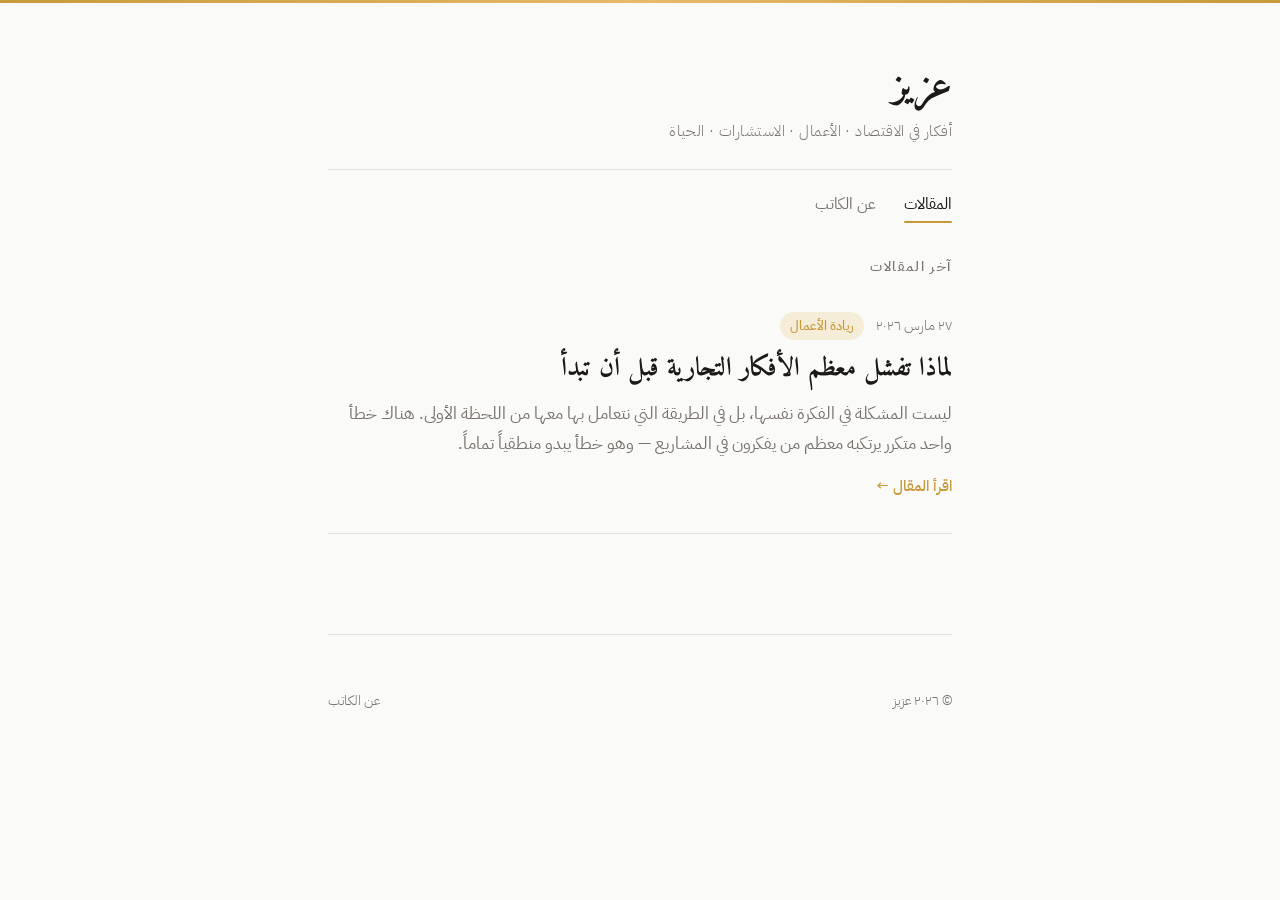
<file: index.html>
<!DOCTYPE html>
<html lang="ar" dir="rtl">
<head>
  <meta charset="UTF-8" />
  <meta name="viewport" content="width=device-width, initial-scale=1.0" />
  <title>عزيز — أفكار في الاقتصاد والأعمال والحياة</title>
  <meta name="description" content="مدونة عزيز — كتابات في الاقتصاد، الأعمال، الاستشارات، وريادة الأعمال، والحياة." />
  <link rel="stylesheet" href="style.css" />
</head>
<body>

  <div class="container">

    <!-- Header -->
    <header>
      <div class="site-brand">
        <a href="index.html" class="site-name">عزيز</a>
        <span class="site-tagline">أفكار في الاقتصاد · الأعمال · الاستشارات · الحياة</span>
      </div>
      <nav>
        <a href="index.html" class="active">المقالات</a>
        <a href="about.html">عن الكاتب</a>
      </nav>
    </header>

    <!-- Main content -->
    <main>

      <p class="section-label">آخر المقالات</p>

      <ul class="posts-list">

        <li class="post-item">
          <div class="post-meta">
            <span>٢٧ مارس ٢٠٢٦</span>
            <span class="post-tag">ريادة الأعمال</span>
          </div>
          <div class="post-title">
            <a href="posts/why-ideas-fail.html">لماذا تفشل معظم الأفكار التجارية قبل أن تبدأ</a>
          </div>
          <p class="post-excerpt">
            ليست المشكلة في الفكرة نفسها، بل في الطريقة التي نتعامل بها معها من اللحظة الأولى.
            هناك خطأ واحد متكرر يرتكبه معظم من يفكرون في المشاريع — وهو خطأ يبدو منطقياً تماماً.
          </p>
          <a href="posts/why-ideas-fail.html" class="read-more">اقرأ المقال ←</a>
        </li>

      </ul>

    </main>

    <!-- Footer -->
    <footer>
      <div class="footer-inner">
        <span>© ٢٠٢٦ عزيز</span>
        <a href="about.html">عن الكاتب</a>
      </div>
    </footer>

  </div>

</body>
</html>
</file>
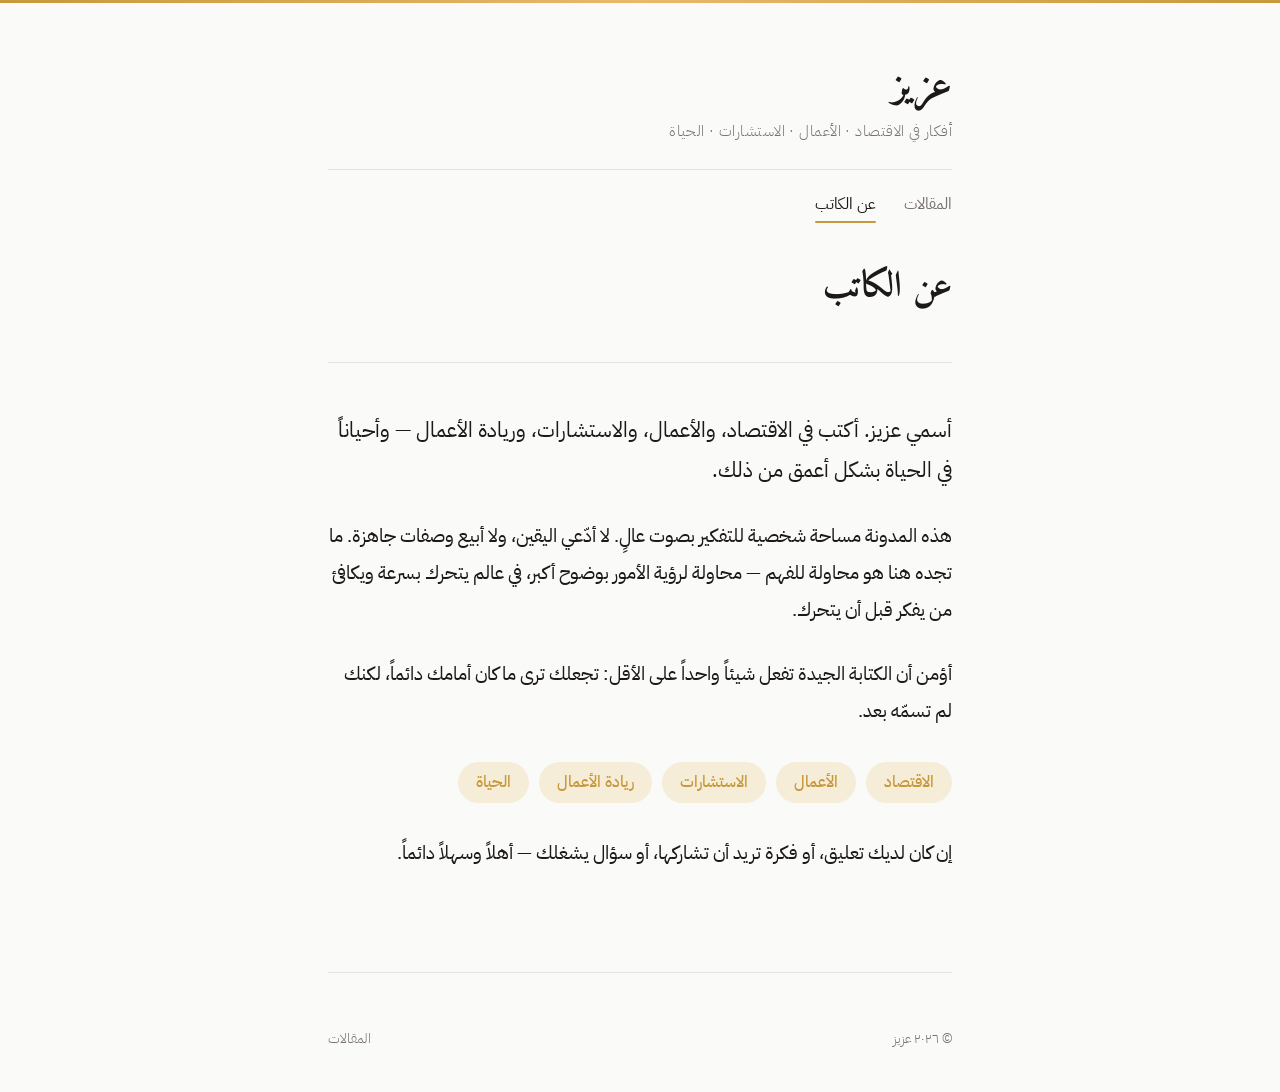
<file: about.html>
<!DOCTYPE html>
<html lang="ar" dir="rtl">
<head>
  <meta charset="UTF-8" />
  <meta name="viewport" content="width=device-width, initial-scale=1.0" />
  <title>عن الكاتب — عزيز</title>
  <meta name="description" content="من هو عزيز وما الذي تتحدث عنه هذه المدونة." />
  <link rel="stylesheet" href="style.css" />
</head>
<body>

  <div class="container">

    <!-- Header -->
    <header>
      <div class="site-brand">
        <a href="index.html" class="site-name">عزيز</a>
        <span class="site-tagline">أفكار في الاقتصاد · الأعمال · الاستشارات · الحياة</span>
      </div>
      <nav>
        <a href="index.html">المقالات</a>
        <a href="about.html" class="active">عن الكاتب</a>
      </nav>
    </header>

    <!-- Main content -->
    <main>

      <div class="page-header">
        <h1>عن الكاتب</h1>
      </div>

      <div class="about-content">

        <p class="lead">
          أسمي عزيز. أكتب في الاقتصاد، والأعمال، والاستشارات، وريادة الأعمال — وأحياناً في الحياة بشكل أعمق من ذلك.
        </p>

        <p>
          هذه المدونة مساحة شخصية للتفكير بصوت عالٍ. لا أدّعي اليقين، ولا أبيع وصفات جاهزة.
          ما تجده هنا هو محاولة للفهم — محاولة لرؤية الأمور بوضوح أكبر، في عالم يتحرك بسرعة
          ويكافئ من يفكر قبل أن يتحرك.
        </p>

        <p>
          أؤمن أن الكتابة الجيدة تفعل شيئاً واحداً على الأقل: تجعلك ترى ما كان أمامك دائماً،
          لكنك لم تسمّه بعد.
        </p>

        <div class="topics-grid">
          <span class="topic-pill">الاقتصاد</span>
          <span class="topic-pill">الأعمال</span>
          <span class="topic-pill">الاستشارات</span>
          <span class="topic-pill">ريادة الأعمال</span>
          <span class="topic-pill">الحياة</span>
        </div>

        <p>
          إن كان لديك تعليق، أو فكرة تريد أن تشاركها، أو سؤال يشغلك —
          أهلاً وسهلاً دائماً.
        </p>

      </div>

    </main>

    <!-- Footer -->
    <footer>
      <div class="footer-inner">
        <span>© ٢٠٢٦ عزيز</span>
        <a href="index.html">المقالات</a>
      </div>
    </footer>

  </div>

</body>
</html>
</file>
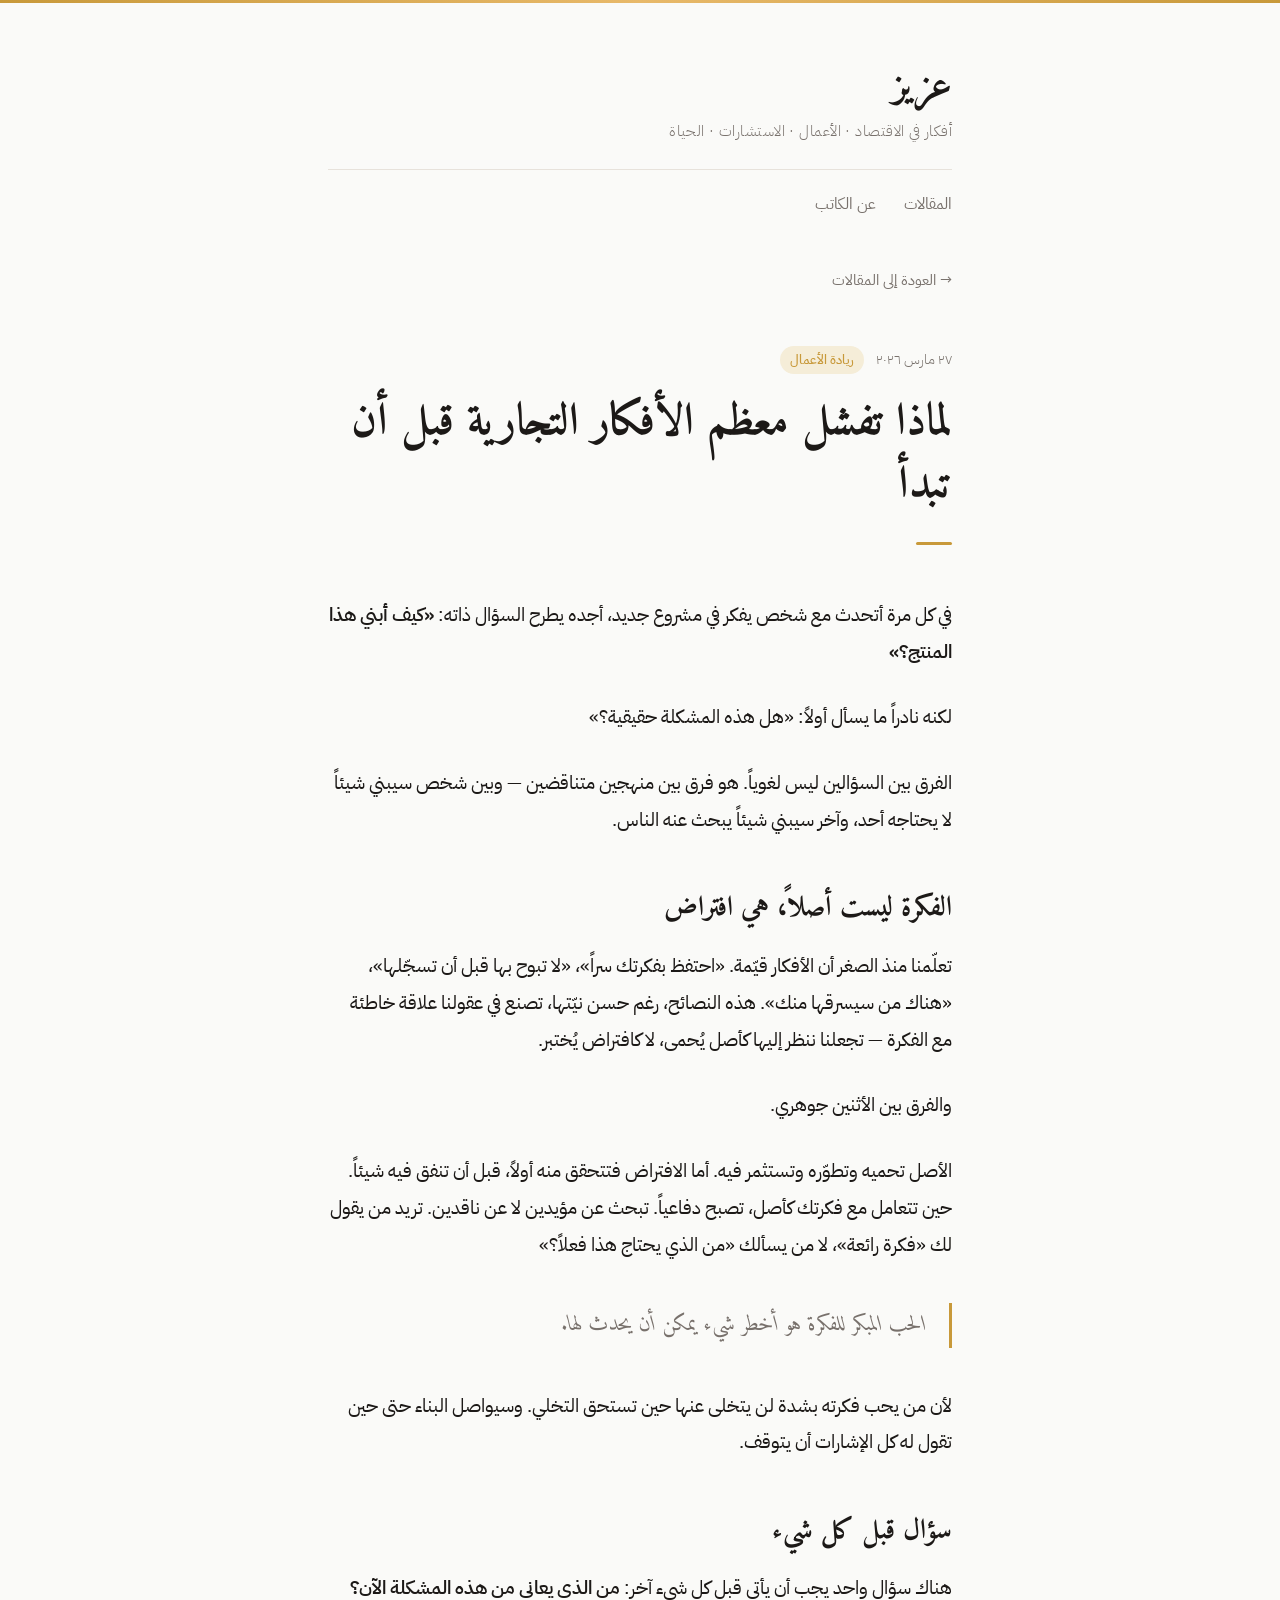
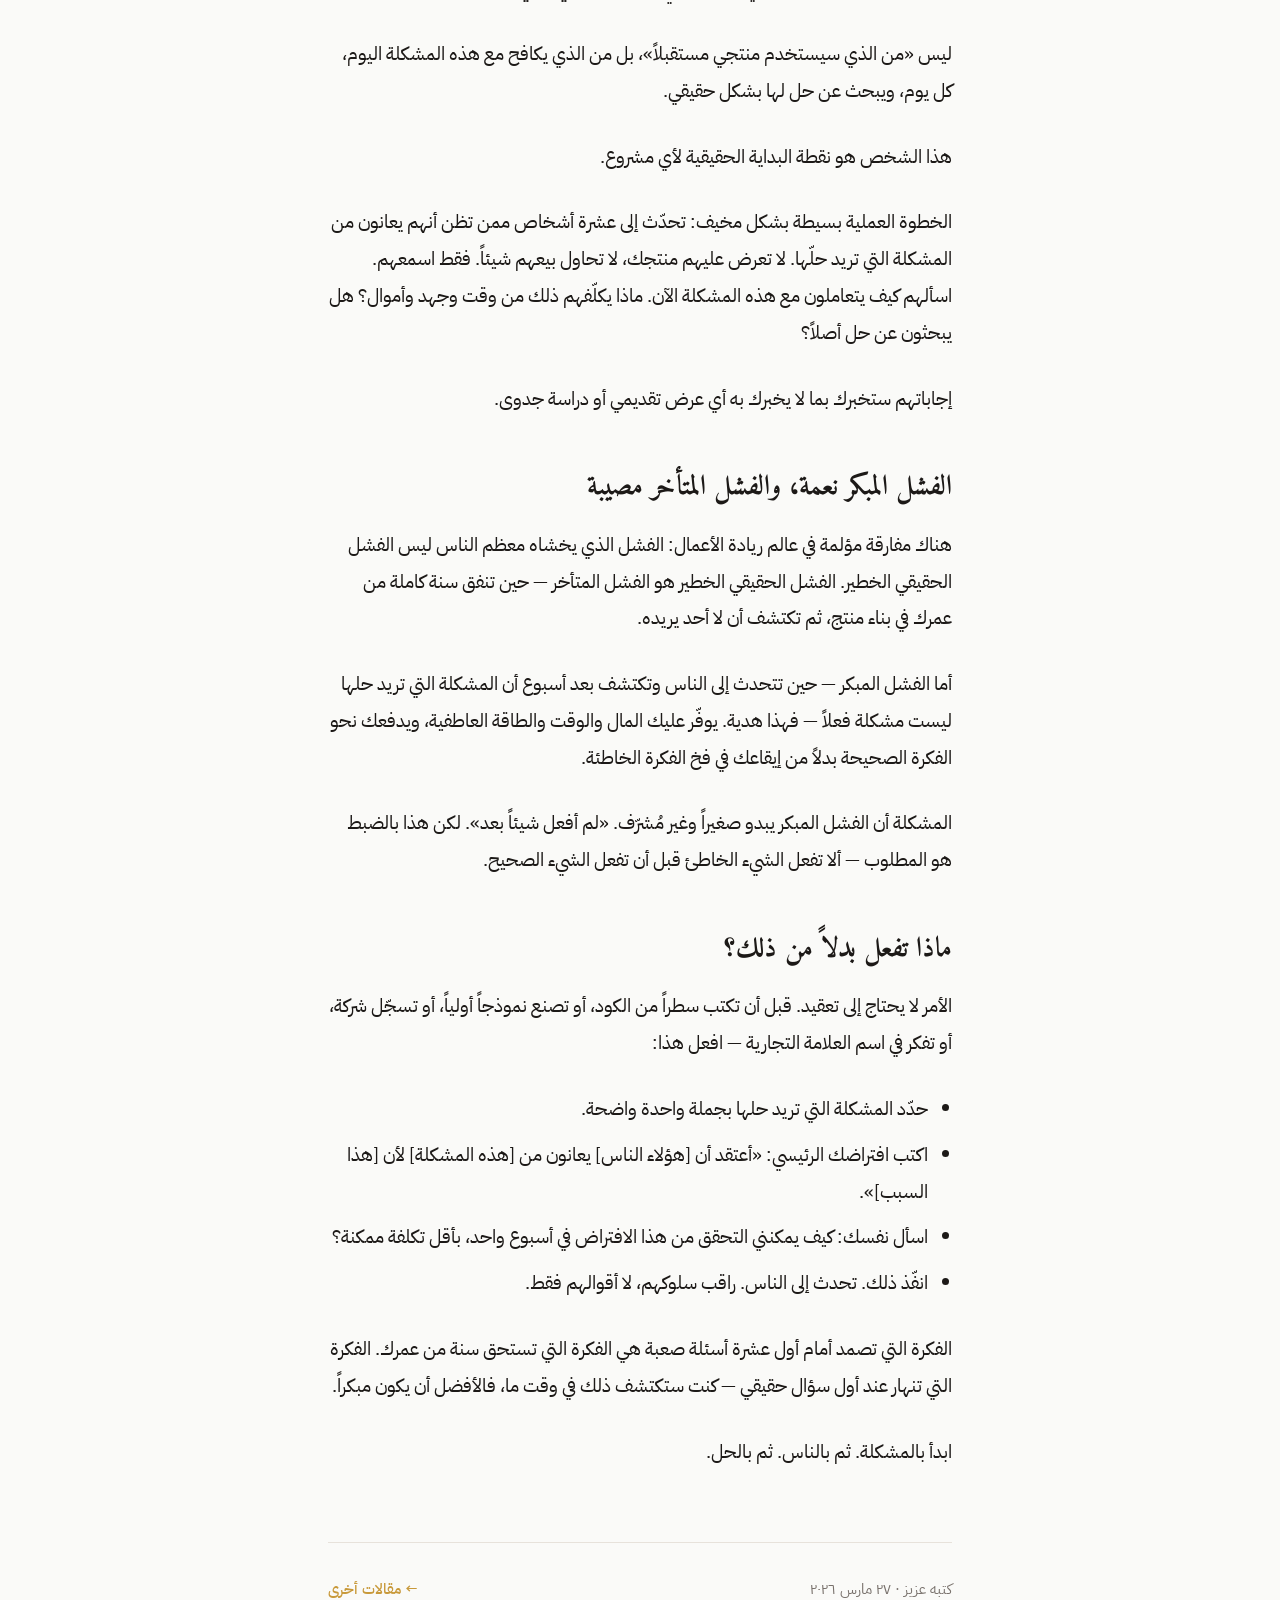
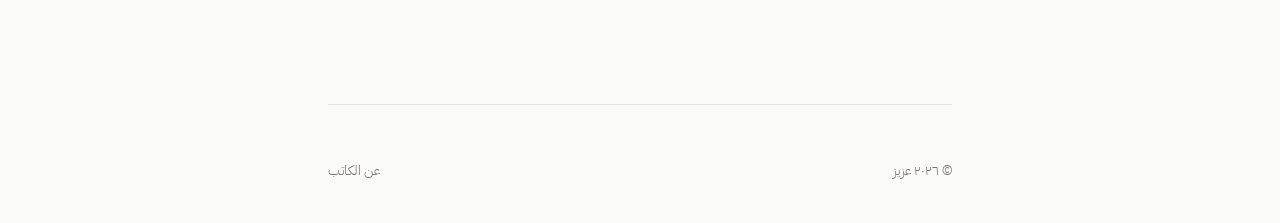
<file: posts/why-ideas-fail.html>
<!DOCTYPE html>
<html lang="ar" dir="rtl">
<head>
  <meta charset="UTF-8" />
  <meta name="viewport" content="width=device-width, initial-scale=1.0" />
  <title>لماذا تفشل معظم الأفكار التجارية قبل أن تبدأ — عزيز</title>
  <meta name="description" content="هناك خطأ واحد متكرر يرتكبه معظم من يفكرون في المشاريع، وهو خطأ يبدو منطقياً تماماً." />
  <link rel="stylesheet" href="../style.css" />
</head>
<body>

  <div class="container">

    <!-- Header -->
    <header>
      <div class="site-brand">
        <a href="../index.html" class="site-name">عزيز</a>
        <span class="site-tagline">أفكار في الاقتصاد · الأعمال · الاستشارات · الحياة</span>
      </div>
      <nav>
        <a href="../index.html">المقالات</a>
        <a href="../about.html">عن الكاتب</a>
      </nav>
    </header>

    <!-- Main content -->
    <main>

      <a href="../index.html" class="back-link">→ العودة إلى المقالات</a>

      <div class="post-header">
        <div class="post-meta">
          <span>٢٧ مارس ٢٠٢٦</span>
          <span class="post-tag">ريادة الأعمال</span>
        </div>
        <h1>لماذا تفشل معظم الأفكار التجارية قبل أن تبدأ</h1>
        <div class="post-divider"></div>
      </div>

      <div class="post-content">

        <p>
          في كل مرة أتحدث مع شخص يفكر في مشروع جديد، أجده يطرح السؤال ذاته:
          <strong>«كيف أبني هذا المنتج؟»</strong>
        </p>

        <p>
          لكنه نادراً ما يسأل أولاً: «هل هذه المشكلة حقيقية؟»
        </p>

        <p>
          الفرق بين السؤالين ليس لغوياً. هو فرق بين منهجين متناقضين — وبين شخص
          سيبني شيئاً لا يحتاجه أحد، وآخر سيبني شيئاً يبحث عنه الناس.
        </p>

        <h2>الفكرة ليست أصلاً، هي افتراض</h2>

        <p>
          تعلّمنا منذ الصغر أن الأفكار قيّمة. «احتفظ بفكرتك سراً»، «لا تبوح بها قبل
          أن تسجّلها»، «هناك من سيسرقها منك». هذه النصائح، رغم حسن نيّتها، تصنع في
          عقولنا علاقة خاطئة مع الفكرة — تجعلنا ننظر إليها كأصل يُحمى، لا كافتراض
          يُختبر.
        </p>

        <p>
          والفرق بين الأثنين جوهري.
        </p>

        <p>
          الأصل تحميه وتطوّره وتستثمر فيه. أما الافتراض فتتحقق منه أولاً، قبل أن
          تنفق فيه شيئاً. حين تتعامل مع فكرتك كأصل، تصبح دفاعياً. تبحث عن مؤيدين
          لا عن ناقدين. تريد من يقول لك «فكرة رائعة»، لا من يسألك «من الذي يحتاج هذا
          فعلاً؟»
        </p>

        <blockquote>
          الحب المبكر للفكرة هو أخطر شيء يمكن أن يحدث لها.
        </blockquote>

        <p>
          لأن من يحب فكرته بشدة لن يتخلى عنها حين تستحق التخلي. وسيواصل البناء حتى
          حين تقول له كل الإشارات أن يتوقف.
        </p>

        <h2>سؤال قبل كل شيء</h2>

        <p>
          هناك سؤال واحد يجب أن يأتي قبل كل شيء آخر:
          <strong>من الذي يعاني من هذه المشكلة الآن؟</strong>
        </p>

        <p>
          ليس «من الذي سيستخدم منتجي مستقبلاً»، بل من الذي يكافح مع هذه المشكلة
          اليوم، كل يوم، ويبحث عن حل لها بشكل حقيقي.
        </p>

        <p>
          هذا الشخص هو نقطة البداية الحقيقية لأي مشروع.
        </p>

        <p>
          الخطوة العملية بسيطة بشكل مخيف: تحدّث إلى عشرة أشخاص ممن تظن أنهم يعانون
          من المشكلة التي تريد حلّها. لا تعرض عليهم منتجك، لا تحاول بيعهم شيئاً.
          فقط اسمعهم. اسألهم كيف يتعاملون مع هذه المشكلة الآن. ماذا يكلّفهم ذلك
          من وقت وجهد وأموال؟ هل يبحثون عن حل أصلاً؟
        </p>

        <p>
          إجاباتهم ستخبرك بما لا يخبرك به أي عرض تقديمي أو دراسة جدوى.
        </p>

        <h2>الفشل المبكر نعمة، والفشل المتأخر مصيبة</h2>

        <p>
          هناك مفارقة مؤلمة في عالم ريادة الأعمال: الفشل الذي يخشاه معظم الناس ليس
          الفشل الحقيقي الخطير. الفشل الحقيقي الخطير هو الفشل المتأخر — حين تنفق
          سنة كاملة من عمرك في بناء منتج، ثم تكتشف أن لا أحد يريده.
        </p>

        <p>
          أما الفشل المبكر — حين تتحدث إلى الناس وتكتشف بعد أسبوع أن المشكلة
          التي تريد حلها ليست مشكلة فعلاً — فهذا هدية. يوفّر عليك المال والوقت
          والطاقة العاطفية، ويدفعك نحو الفكرة الصحيحة بدلاً من إيقاعك في فخ
          الفكرة الخاطئة.
        </p>

        <p>
          المشكلة أن الفشل المبكر يبدو صغيراً وغير مُشرّف. «لم أفعل شيئاً بعد».
          لكن هذا بالضبط هو المطلوب — ألا تفعل الشيء الخاطئ قبل أن تفعل الشيء الصحيح.
        </p>

        <h2>ماذا تفعل بدلاً من ذلك؟</h2>

        <p>
          الأمر لا يحتاج إلى تعقيد. قبل أن تكتب سطراً من الكود، أو تصنع نموذجاً أولياً،
          أو تسجّل شركة، أو تفكر في اسم العلامة التجارية — افعل هذا:
        </p>

        <ul>
          <li>حدّد المشكلة التي تريد حلها بجملة واحدة واضحة.</li>
          <li>اكتب افتراضك الرئيسي: «أعتقد أن [هؤلاء الناس] يعانون من [هذه المشكلة] لأن [هذا السبب]».</li>
          <li>اسأل نفسك: كيف يمكنني التحقق من هذا الافتراض في أسبوع واحد، بأقل تكلفة ممكنة؟</li>
          <li>انفّذ ذلك. تحدث إلى الناس. راقب سلوكهم، لا أقوالهم فقط.</li>
        </ul>

        <p>
          الفكرة التي تصمد أمام أول عشرة أسئلة صعبة هي الفكرة التي تستحق سنة من عمرك.
          الفكرة التي تنهار عند أول سؤال حقيقي — كنت ستكتشف ذلك في وقت ما، فالأفضل
          أن يكون مبكراً.
        </p>

        <p>
          ابدأ بالمشكلة. ثم بالناس. ثم بالحل.
        </p>

      </div>

      <!-- Post footer -->
      <div class="post-footer">
        <span class="post-footer-label">كتبه عزيز · ٢٧ مارس ٢٠٢٦</span>
        <a href="../index.html" class="post-footer-link">← مقالات أخرى</a>
      </div>

    </main>

    <!-- Footer -->
    <footer>
      <div class="footer-inner">
        <span>© ٢٠٢٦ عزيز</span>
        <a href="../about.html">عن الكاتب</a>
      </div>
    </footer>

  </div>

</body>
</html>
</file>
<file: style.css>
@import url('https://fonts.googleapis.com/css2?family=Amiri:ital,wght@0,400;0,700;1,400&family=IBM+Plex+Sans+Arabic:wght@300;400;500;600&display=swap');

/* ============================================================
   Variables
   ============================================================ */
:root {
  --bg:           #FAFAF8;
  --text:         #1C1917;
  --text-muted:   #78716C;
  --accent:       #C8993A;
  --accent-light: #F5EDD8;
  --border:       #E7E2DB;
  --max-width:    680px;
}

/* ============================================================
   Reset & Base
   ============================================================ */
*, *::before, *::after {
  margin: 0;
  padding: 0;
  box-sizing: border-box;
}

html {
  direction: rtl;
  font-size: 18px;
  scroll-behavior: smooth;
}

body {
  font-family: 'IBM Plex Sans Arabic', 'Segoe UI', sans-serif;
  background-color: var(--bg);
  color: var(--text);
  line-height: 1.85;
  min-height: 100vh;
  -webkit-font-smoothing: antialiased;
}

/* Thin gold line at top — the signature element */
body::before {
  content: '';
  display: block;
  height: 3px;
  background: linear-gradient(90deg, var(--accent), #E8B96A, var(--accent));
  position: fixed;
  top: 0;
  left: 0;
  right: 0;
  z-index: 999;
}

a {
  color: inherit;
  text-decoration: none;
}

/* ============================================================
   Layout
   ============================================================ */
.container {
  max-width: var(--max-width);
  margin: 0 auto;
  padding: 0 28px;
}

/* ============================================================
   Header
   ============================================================ */
header {
  padding: 64px 0 36px;
}

.site-brand {
  display: flex;
  flex-direction: column;
  gap: 6px;
}

.site-name {
  font-family: 'Amiri', serif;
  font-size: 2.2rem;
  font-weight: 700;
  color: var(--text);
  line-height: 1.2;
  transition: color 0.2s ease;
  display: inline-block;
}

.site-name:hover {
  color: var(--accent);
}

.site-tagline {
  font-size: 0.82rem;
  color: var(--text-muted);
  font-weight: 300;
  letter-spacing: 0.03em;
}

nav {
  display: flex;
  gap: 28px;
  margin-top: 24px;
  align-items: center;
  border-top: 1px solid var(--border);
  padding-top: 20px;
}

nav a {
  font-size: 0.88rem;
  color: var(--text-muted);
  font-weight: 400;
  transition: color 0.2s ease;
  position: relative;
}

nav a:hover,
nav a.active {
  color: var(--text);
}

nav a.active::after {
  content: '';
  display: block;
  position: absolute;
  bottom: -4px;
  right: 0;
  left: 0;
  height: 2px;
  background: var(--accent);
  border-radius: 1px;
}

/* ============================================================
   Intro / Lead (homepage only)
   ============================================================ */
.intro {
  padding: 48px 0 40px;
  border-bottom: 1px solid var(--border);
  margin-bottom: 48px;
}

.intro p {
  font-size: 1.05rem;
  color: var(--text-muted);
  line-height: 1.85;
  max-width: 540px;
}

/* ============================================================
   Posts List
   ============================================================ */
.section-label {
  font-size: 0.75rem;
  text-transform: uppercase;
  letter-spacing: 0.12em;
  color: var(--text-muted);
  font-weight: 500;
  margin-bottom: 32px;
}

.posts-list {
  list-style: none;
}

.post-item {
  padding: 32px 0;
  border-bottom: 1px solid var(--border);
  transition: all 0.15s ease;
}

.post-item:first-child {
  padding-top: 0;
}

.post-meta {
  font-size: 0.78rem;
  color: var(--text-muted);
  font-weight: 300;
  margin-bottom: 10px;
  display: flex;
  align-items: center;
  gap: 12px;
}

.post-tag {
  background: var(--accent-light);
  color: var(--accent);
  padding: 2px 10px;
  border-radius: 20px;
  font-size: 0.72rem;
  font-weight: 500;
}

.post-title {
  font-family: 'Amiri', serif;
  font-size: 1.45rem;
  font-weight: 700;
  line-height: 1.5;
}

.post-title a {
  color: var(--text);
  transition: color 0.2s ease;
}

.post-title a:hover {
  color: var(--accent);
}

.post-excerpt {
  font-size: 0.92rem;
  color: var(--text-muted);
  margin-top: 10px;
  line-height: 1.8;
}

.read-more {
  display: inline-flex;
  align-items: center;
  gap: 6px;
  margin-top: 14px;
  font-size: 0.82rem;
  color: var(--accent);
  font-weight: 500;
  transition: gap 0.2s ease;
}

.read-more:hover {
  gap: 10px;
}

/* ============================================================
   Single Post Page
   ============================================================ */
.back-link {
  display: inline-flex;
  align-items: center;
  gap: 8px;
  font-size: 0.82rem;
  color: var(--text-muted);
  margin-bottom: 52px;
  margin-top: 12px;
  transition: color 0.2s ease, gap 0.2s ease;
}

.back-link:hover {
  color: var(--accent);
  gap: 12px;
}

.post-header {
  margin-bottom: 52px;
}

.post-header .post-meta {
  margin-bottom: 18px;
}

.post-header h1 {
  font-family: 'Amiri', serif;
  font-size: 2.5rem;
  line-height: 1.4;
  font-weight: 700;
  color: var(--text);
}

.post-divider {
  width: 36px;
  height: 2.5px;
  background: var(--accent);
  border-radius: 2px;
  margin-top: 24px;
}

.post-content {
  font-size: 1.05rem;
  line-height: 1.95;
}

.post-content p {
  margin-bottom: 1.6rem;
  color: var(--text);
}

.post-content h2 {
  font-family: 'Amiri', serif;
  font-size: 1.55rem;
  font-weight: 700;
  margin: 2.8rem 0 1.1rem;
  color: var(--text);
  line-height: 1.4;
}

.post-content h3 {
  font-family: 'IBM Plex Sans Arabic', sans-serif;
  font-size: 1.05rem;
  font-weight: 600;
  margin: 2rem 0 0.8rem;
  color: var(--text);
}

.post-content blockquote {
  border-right: 3px solid var(--accent);
  padding: 4px 22px;
  margin: 2.2rem 0;
  font-family: 'Amiri', serif;
  font-size: 1.2rem;
  color: var(--text-muted);
  font-style: italic;
  line-height: 1.7;
}

.post-content ul,
.post-content ol {
  padding-right: 24px;
  margin-bottom: 1.6rem;
  color: var(--text);
}

.post-content li {
  margin-bottom: 0.5rem;
}

.post-content strong {
  font-weight: 600;
  color: var(--text);
}

/* Post footer */
.post-footer {
  margin-top: 72px;
  padding-top: 32px;
  border-top: 1px solid var(--border);
  display: flex;
  align-items: center;
  justify-content: space-between;
}

.post-footer-label {
  font-size: 0.82rem;
  color: var(--text-muted);
}

.post-footer-link {
  font-size: 0.85rem;
  color: var(--accent);
  font-weight: 500;
  transition: text-decoration 0.15s;
}

.post-footer-link:hover {
  text-decoration: underline;
}

/* ============================================================
   About Page
   ============================================================ */
.page-header {
  padding-bottom: 40px;
  border-bottom: 1px solid var(--border);
  margin-bottom: 48px;
}

.page-header h1 {
  font-family: 'Amiri', serif;
  font-size: 2rem;
  font-weight: 700;
}

.about-content p {
  font-size: 1.05rem;
  line-height: 1.95;
  margin-bottom: 1.5rem;
  color: var(--text);
}

.about-content p.lead {
  font-size: 1.15rem;
  color: var(--text);
  font-weight: 400;
}

.topics-grid {
  display: flex;
  flex-wrap: wrap;
  gap: 10px;
  margin: 32px 0;
}

.topic-pill {
  background: var(--accent-light);
  color: var(--accent);
  padding: 6px 18px;
  border-radius: 30px;
  font-size: 0.88rem;
  font-weight: 500;
}

/* ============================================================
   Footer
   ============================================================ */
footer {
  padding: 52px 0 40px;
  margin-top: 100px;
  border-top: 1px solid var(--border);
}

.footer-inner {
  display: flex;
  justify-content: space-between;
  align-items: center;
  font-size: 0.8rem;
  color: var(--text-muted);
  font-weight: 300;
}

.footer-inner a {
  color: var(--text-muted);
  transition: color 0.2s ease;
}

.footer-inner a:hover {
  color: var(--accent);
}

/* ============================================================
   Responsive
   ============================================================ */
@media (max-width: 600px) {
  html {
    font-size: 16px;
  }

  header {
    padding: 44px 0 28px;
  }

  .post-header h1 {
    font-size: 1.9rem;
  }

  .footer-inner {
    flex-direction: column;
    gap: 8px;
    text-align: center;
  }

  .post-footer {
    flex-direction: column;
    gap: 12px;
    text-align: center;
  }
}
</file>
